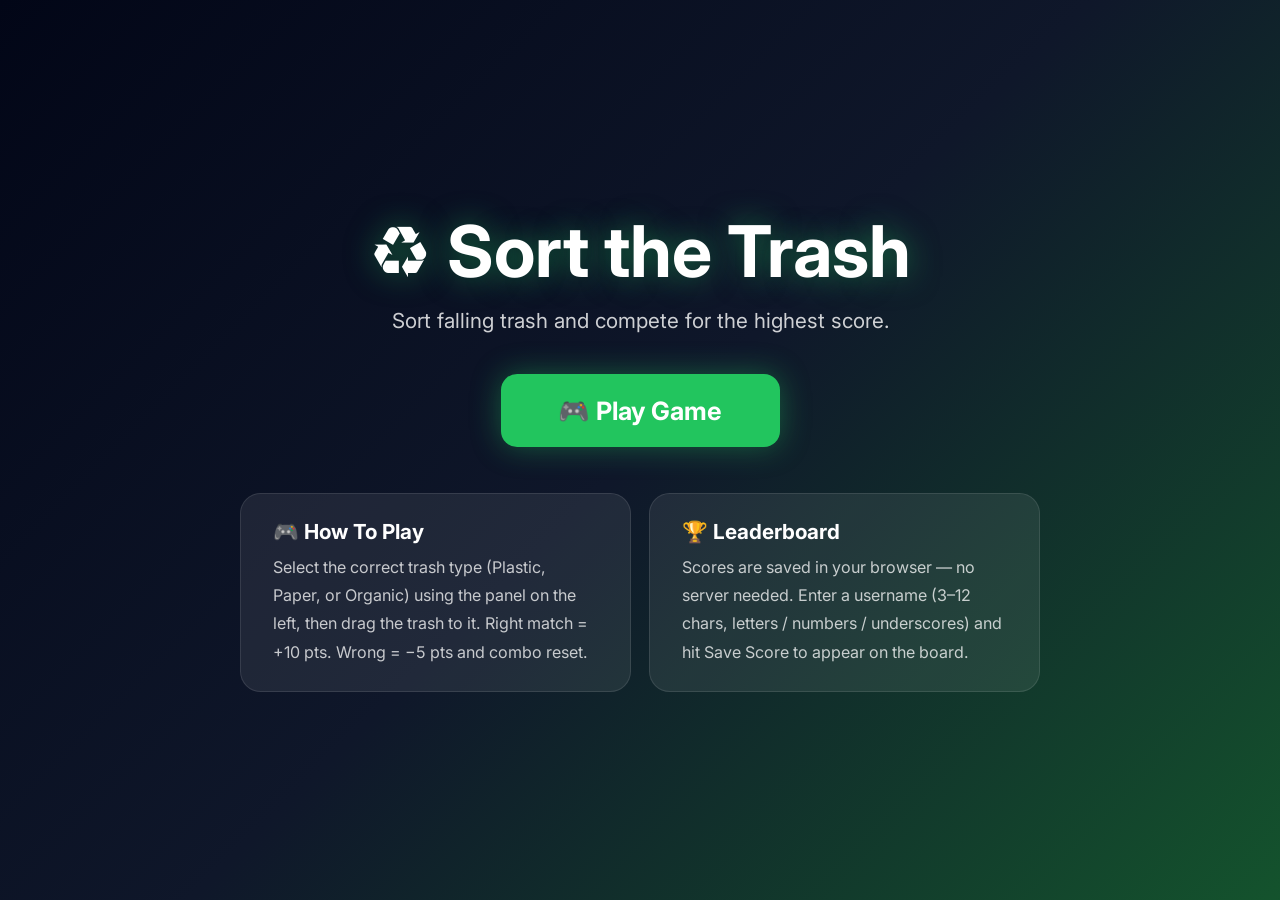
<file: index.html>
<!DOCTYPE html>
<html lang="en">
<head>
  <meta charset="UTF-8" />
  <meta name="viewport" content="width=device-width, initial-scale=1.0, maximum-scale=1" />
  <title>♻️ Sort the Trash</title>
  <meta name="description" content="Sort the Trash — sort falling trash and compete for the highest score. No server needed." />
  <meta name="robots" content="index, follow" />
  <meta property="og:title" content="Sort the Trash" />
  <meta property="og:description" content="Sort falling trash and compete for the highest score. No server needed." />
  <meta property="og:type" content="website" />
  <meta name="twitter:card" content="summary_large_image" />
  <meta name="twitter:title" content="Sort the Trash" />
  <meta name="twitter:description" content="Sort falling trash and compete for the highest score. No server needed." />
  <link rel="icon" type="image/svg+xml" href="./favicon.svg" />
  <link rel="preconnect" href="https://fonts.googleapis.com" />
  <link rel="preconnect" href="https://fonts.gstatic.com" crossorigin />
  <link href="https://fonts.googleapis.com/css2?family=Inter:wght@400;500;600;700&amp;display=swap" rel="stylesheet" />
  <link rel="stylesheet" href="css/style.css" />
</head>
<body class="landing-body">

  <div id="root">
    <div id="landing">
      <h1>♻️ Sort the Trash</h1>
      <p>Sort falling trash and compete for the highest score.</p>

      <a class="play-btn" href="pages/game.html">🎮 Play Game</a>

      <div class="info-cards">
        <div class="card">
          <h2>🎮 How To Play</h2>
          <p>
            Select the correct trash type (Plastic, Paper, or Organic) using
            the panel on the left, then drag the trash to it. Right match = +10 pts. Wrong = −5 pts
            and combo reset.
          </p>
        </div>
        <div class="card">
          <h2>🏆 Leaderboard</h2>
          <p>
            Scores are saved in your browser — no server needed. Enter a
            username (3–12 chars, letters / numbers / underscores) and hit
            Save Score to appear on the board.
          </p>
        </div>
      </div>
    </div>
  </div>

</body>
</html>
</file>
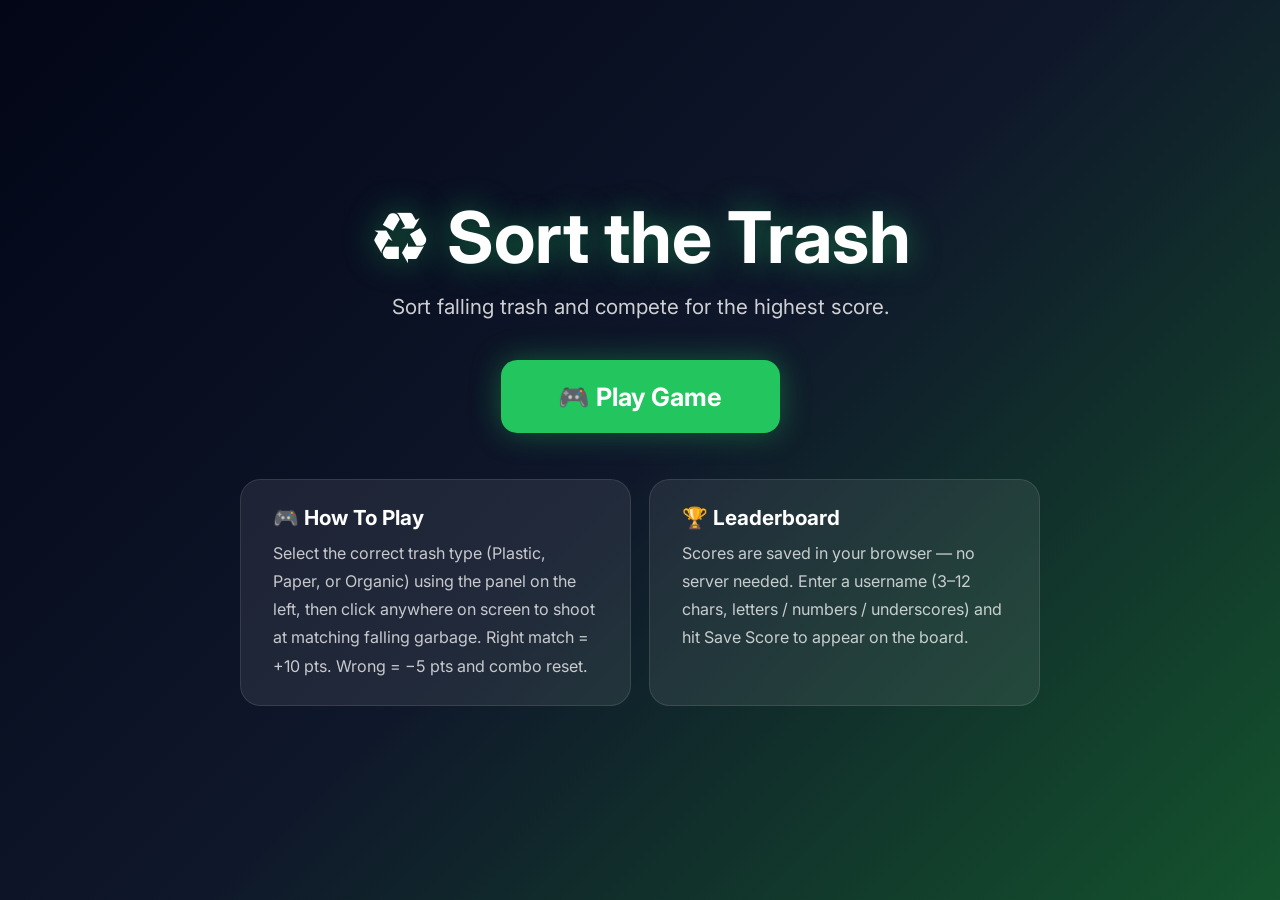
<file: docs/index.html>
<!DOCTYPE html>
<html lang="en">
<head>
  <meta charset="UTF-8" />
  <meta name="viewport" content="width=device-width, initial-scale=1.0, maximum-scale=1" />
  <title>♻️ Sort the Trash</title>
  <meta name="description" content="Sort the Trash — sort falling trash and compete for the highest score. No server needed." />
  <meta name="robots" content="index, follow" />
  <meta property="og:title" content="Sort the Trash" />
  <meta property="og:description" content="Sort falling trash and compete for the highest score. No server needed." />
  <meta property="og:type" content="website" />
  <meta name="twitter:card" content="summary_large_image" />
  <meta name="twitter:title" content="Sort the Trash" />
  <meta name="twitter:description" content="Sort falling trash and compete for the highest score. No server needed." />
  <link rel="icon" type="image/svg+xml" href="./favicon.svg" />
  <link rel="preconnect" href="https://fonts.googleapis.com" />
  <link rel="preconnect" href="https://fonts.gstatic.com" crossorigin />
  <link href="https://fonts.googleapis.com/css2?family=Inter:wght@400;500;600;700&amp;display=swap" rel="stylesheet" />
  <link rel="stylesheet" href="css/style.css" />
</head>
<body class="landing-body">

  <div id="root">
    <div id="landing">
      <h1>♻️ Sort the Trash</h1>
      <p>Sort falling trash and compete for the highest score.</p>

      <a class="play-btn" href="pages/game.html">🎮 Play Game</a>

      <div class="info-cards">
        <div class="card">
          <h2>🎮 How To Play</h2>
          <p>
            Select the correct trash type (Plastic, Paper, or Organic) using
            the panel on the left, then click anywhere on screen to shoot at
            matching falling garbage. Right match = +10 pts. Wrong = −5 pts
            and combo reset.
          </p>
        </div>
        <div class="card">
          <h2>🏆 Leaderboard</h2>
          <p>
            Scores are saved in your browser — no server needed. Enter a
            username (3–12 chars, letters / numbers / underscores) and hit
            Save Score to appear on the board.
          </p>
        </div>
      </div>
    </div>
  </div>

</body>
</html>
</file>
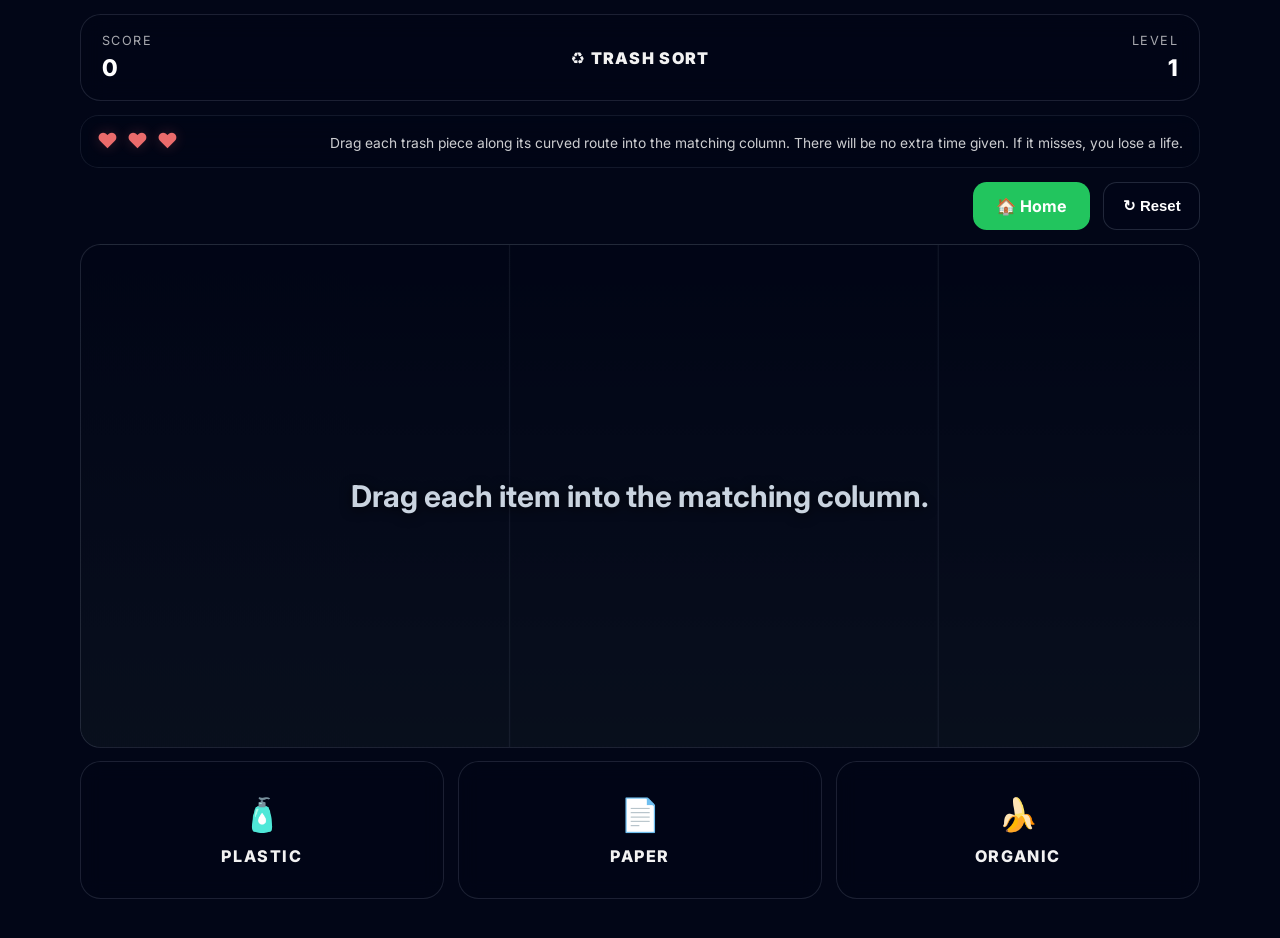
<file: game.html>
<!DOCTYPE html>
<html lang="en">
  <head>
    <meta charset="UTF-8" />
    <meta name="viewport" content="width=device-width, initial-scale=1.0" />
    <title>♻️ Sort the Trash — Play</title>
    <meta http-equiv="refresh" content="0; url=pages/game.html" />
    <link rel="stylesheet" href="css/style.css" />
  </head>
  <body class="landing-body">
    <p style="padding:24px">
      Redirecting to <a href="pages/game.html">pages/game.html</a>…
    </p>
  </body>
</html>
</file>
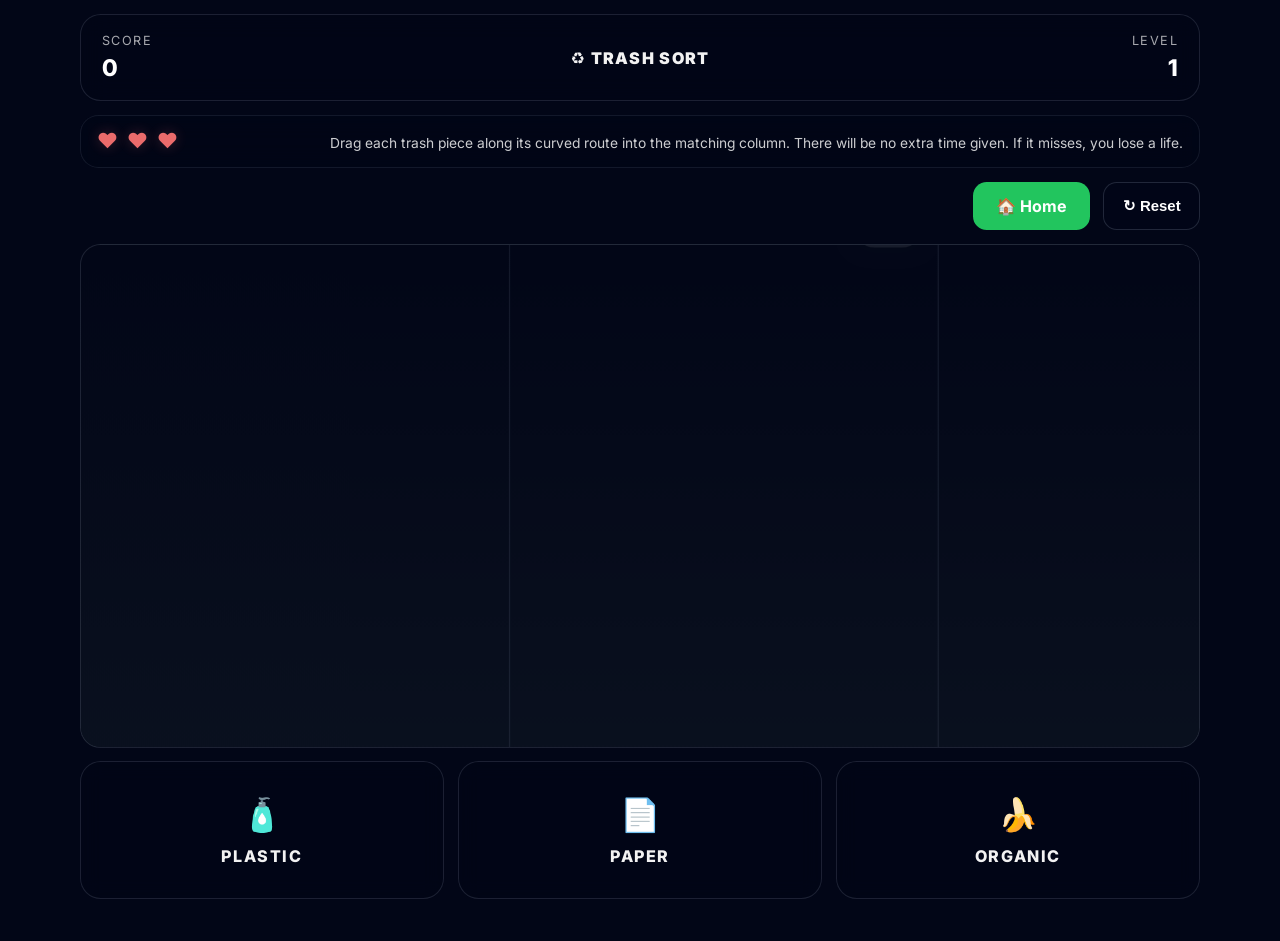
<file: pages/game.html>
<!DOCTYPE html>
<html lang="en">
<head>
  <meta charset="UTF-8" />
  <meta name="viewport" content="width=device-width, initial-scale=1.0, maximum-scale=1" />
  <title>♻️ Sort the Trash — Play</title>
  <meta name="description" content="Trash Sort — drag each item along its curved path into the matching column." />
  <meta name="robots" content="index, follow" />
  <meta property="og:title" content="Sort the Trash — Play" />
  <meta property="og:description" content="Drag each item along its curved path into the matching column." />
  <meta property="og:type" content="website" />
  <meta name="twitter:card" content="summary_large_image" />
  <meta name="twitter:title" content="Sort the Trash — Play" />
  <meta name="twitter:description" content="Drag each item along its curved path into the matching column." />
  <link rel="icon" type="image/svg+xml" href="../favicon.svg" />
  <link rel="preconnect" href="https://fonts.googleapis.com" />
  <link rel="preconnect" href="https://fonts.gstatic.com" crossorigin />
  <link href="https://fonts.googleapis.com/css2?family=Inter:wght@400;500;600;700&display=swap" rel="stylesheet" />
  <link rel="stylesheet" href="../css/style.css" />
</head>
<body class="game-body">

  <div id="root">
    <div class="game-root">
      <div class="game-container">
        <div class="hud">
          <div class="hud-item">
            <span class="hud-label">SCORE</span>
            <span class="hud-value" id="score"><span id="score-value">0</span></span>
          </div>
          <div class="hud-title">♻️ TRASH SORT</div>
          <div class="hud-item">
            <span class="hud-label">LEVEL</span>
            <span class="hud-value" id="level">1</span>
          </div>
        </div>

        <div class="sub-hud">
          <div class="lives-row" aria-label="Lives">
            <span class="life-heart life-active" id="life-1">♥</span>
            <span class="life-heart life-active" id="life-2">♥</span>
            <span class="life-heart life-active" id="life-3">♥</span>
          </div>
          <div class="sub-right">
            <span class="aim-row">Drag each trash piece along its curved route into the matching column. There will be no extra time given. If it misses, you lose a life.</span>
          </div>
        </div>

        <div class="action-row">
          <a class="home-btn" href="../index.html">🏠 Home</a>
          <button class="reset-btn" id="reset-btn" type="button" title="Reset">↻ Reset</button>
        </div>

        <div class="game-stage">
          <div id="feedback"></div>
          <canvas id="game" width="900" height="530" class="game-canvas" style="transform: scale(1.15); transform-origin: top left;"></canvas>
        </div>

        <div class="bins">
          <div class="bin bin-plastic" data-bin="plastic">
            <div class="bin-emoji">🧴</div>
            <div class="bin-label">PLASTIC</div>
          </div>
          <div class="bin bin-paper" data-bin="paper">
            <div class="bin-emoji">📄</div>
            <div class="bin-label">PAPER</div>
          </div>
          <div class="bin bin-organic" data-bin="organic">
            <div class="bin-emoji">🍌</div>
            <div class="bin-label">ORGANIC</div>
          </div>
        </div>
      </div>
    </div>
  </div>

  <script src="../js/game.js"></script>
  <script>
    const scoreElement = document.getElementById('score-value');
    if (scoreElement) {
      let lastScore = Number.parseInt(scoreElement.textContent, 10) || 0;
      const observer = new MutationObserver(() => {
        const currentScore = Number.parseInt(scoreElement.textContent, 10);
        if (!Number.isFinite(currentScore)) {
          return;
        }
        if (currentScore > lastScore) {
          const delta = currentScore - lastScore;
          if (delta === 1) {
            const adjustedScore = lastScore + 5;
            scoreElement.textContent = adjustedScore;
            lastScore = adjustedScore;
          } else {
            lastScore = currentScore;
          }
        } else {
          lastScore = currentScore;
        }
      });
      observer.observe(scoreElement, { characterData: true, childList: true, subtree: true });
    }
  </script>
</body>
</html>
</file>
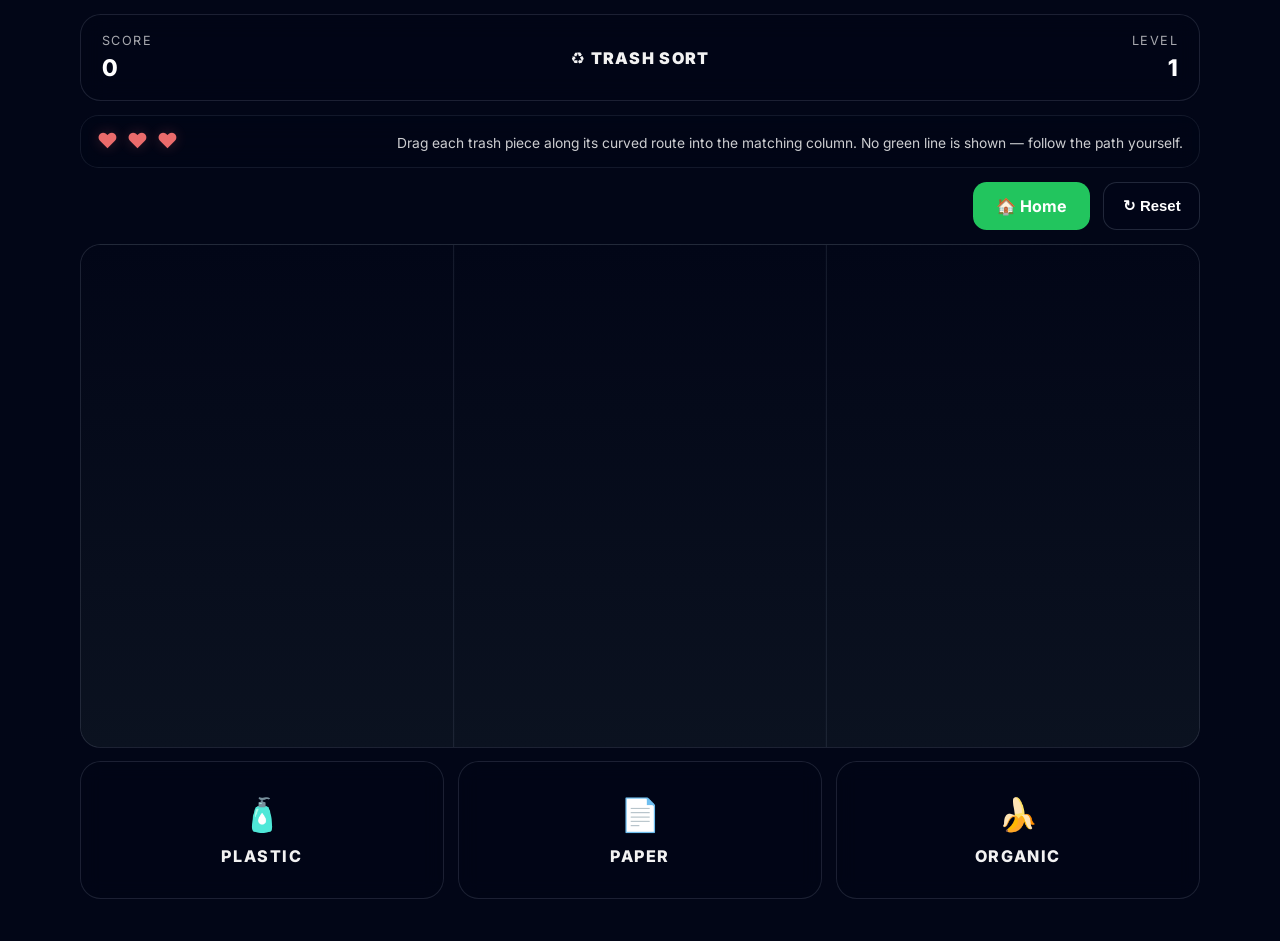
<file: docs/pages/game.html>
<!DOCTYPE html>
<html lang="en">
<head>
  <meta charset="UTF-8" />
  <meta name="viewport" content="width=device-width, initial-scale=1.0, maximum-scale=1" />
  <title>♻️ Sort the Trash — Play</title>
  <meta name="description" content="Trash Sort — drag each item along its curved path into the matching column." />
  <meta name="robots" content="index, follow" />
  <meta property="og:title" content="Sort the Trash — Play" />
  <meta property="og:description" content="Drag each item along its curved path into the matching column." />
  <meta property="og:type" content="website" />
  <meta name="twitter:card" content="summary_large_image" />
  <meta name="twitter:title" content="Sort the Trash — Play" />
  <meta name="twitter:description" content="Drag each item along its curved path into the matching column." />
  <link rel="icon" type="image/svg+xml" href="../favicon.svg" />
  <link rel="preconnect" href="https://fonts.googleapis.com" />
  <link rel="preconnect" href="https://fonts.gstatic.com" crossorigin />
  <link href="https://fonts.googleapis.com/css2?family=Inter:wght@400;500;600;700&display=swap" rel="stylesheet" />
  <link rel="stylesheet" href="../css/style.css" />
</head>
<body class="game-body">

  <div id="root">
    <div class="game-root">
      <div class="game-container">
        <div class="hud">
          <div class="hud-item">
            <span class="hud-label">SCORE</span>
            <span class="hud-value" id="score">0</span>
          </div>
          <div class="hud-title">♻️ TRASH SORT</div>
          <div class="hud-item">
            <span class="hud-label">LEVEL</span>
            <span class="hud-value" id="level">1</span>
          </div>
        </div>

        <div class="sub-hud">
          <div class="lives-row" aria-label="Lives">
            <span class="life-heart life-active" id="life-1">♥</span>
            <span class="life-heart life-active" id="life-2">♥</span>
            <span class="life-heart life-active" id="life-3">♥</span>
          </div>
          <div class="sub-right">
            <span class="aim-row">Drag each trash piece along its curved route into the matching column. No green line is shown — follow the path yourself.</span>
          </div>
        </div>

        <div class="action-row">
          <a class="home-btn" href="../index.html">🏠 Home</a>
          <button class="reset-btn" id="reset-btn" type="button" title="Reset">↻ Reset</button>
        </div>

        <div class="game-stage">
          <div id="feedback"></div>
          <canvas id="game" width="900" height="530" class="game-canvas"></canvas>
        </div>

        <div class="bins">
          <div class="bin bin-plastic" data-bin="plastic">
            <div class="bin-emoji">🧴</div>
            <div class="bin-label">PLASTIC</div>
          </div>
          <div class="bin bin-paper" data-bin="paper">
            <div class="bin-emoji">📄</div>
            <div class="bin-label">PAPER</div>
          </div>
          <div class="bin bin-organic" data-bin="organic">
            <div class="bin-emoji">🍌</div>
            <div class="bin-label">ORGANIC</div>
          </div>
        </div>
      </div>
    </div>
  </div>

  <script src="../js/game.js"></script>
</body>
</html>
</file>
<file: css/style.css>
/* ── Reset ──────────────────────────────────────────────────────── */
*, *::before, *::after {
  margin: 0; padding: 0; box-sizing: border-box;
}

:root {
  --ui-scale: 1.15;
}

body {
  font-family: Inter, system-ui, -apple-system, Segoe UI, Roboto, Arial, sans-serif;
  color: white;
  overflow: hidden;
  height: 100vh;
  font-size: calc(16px * var(--ui-scale));
}

#root {
  min-height: 100vh;
}

.game-root {
  position: relative;
  min-height: 100vh;
}

.game-container {
  position: relative;
  min-height: 100vh;
}

.landing-body {
  background: linear-gradient(135deg, #020617, #0f172a, #14532d);
  overflow-y: auto;
}

#landing {
  display: flex;
  flex-direction: column;
  align-items: center;
  justify-content: center;
  min-height: 100vh;
  text-align: center;
  padding: calc(40px * var(--ui-scale)) calc(20px * var(--ui-scale));
}

#landing h1 {
  font-size: clamp(calc(30px * var(--ui-scale)), 6vw, calc(62px * var(--ui-scale)));
  margin-bottom: calc(12px * var(--ui-scale));
  text-shadow: 0 0 30px rgba(34, 197, 94, 0.5);
}

#landing > p {
  font-size: calc(18px * var(--ui-scale));
  opacity: 0.8;
  margin-bottom: calc(36px * var(--ui-scale));
}

.play-btn {
  display: inline-block;
  padding: calc(18px * var(--ui-scale)) calc(50px * var(--ui-scale));
  background: #22c55e;
  color: white;
  text-decoration: none;
  border-radius: calc(14px * var(--ui-scale));
  font-size: calc(22px * var(--ui-scale));
  font-weight: bold;
  transition: background 0.2s, transform 0.1s;
  box-shadow: 0 0 30px rgba(34, 197, 94, 0.4);
}

.play-btn:hover  { background: #16a34a; transform: scale(1.05); }
.play-btn:active { transform: scale(0.97); }

.info-cards {
  display: flex;
  flex-wrap: wrap;
  gap: calc(16px * var(--ui-scale));
  justify-content: center;
  max-width: 960px;
  margin-top: calc(40px * var(--ui-scale));
}

.card {
  background: rgba(255, 255, 255, 0.08);
  border: 1px solid rgba(255, 255, 255, 0.1);
  padding: calc(22px * var(--ui-scale)) calc(28px * var(--ui-scale));
  border-radius: calc(18px * var(--ui-scale));
  max-width: calc(340px * var(--ui-scale));
  text-align: left;
}

.card h2 { font-size: calc(18px * var(--ui-scale)); margin-bottom: calc(8px * var(--ui-scale)); }
.card p  { font-size: calc(14px * var(--ui-scale)); opacity: 0.75; line-height: 1.75; }

.game-body {
  background: #020617;
  overflow-x: hidden;
  overflow-y: auto;
}

.game-root {
  padding: calc(12px * var(--ui-scale));
}

.game-container {
  min-height: calc(100vh - 24px);
  display: flex;
  flex-direction: column;
  gap: calc(12px * var(--ui-scale));
  padding-bottom: calc(24px * var(--ui-scale));
}

.hud {
  position: static;
  width: min(1120px, 100%);
  margin: 0 auto;
  display: grid;
  grid-template-columns: 1fr auto 1fr;
  align-items: center;
  gap: calc(16px * var(--ui-scale));
  padding: calc(16px * var(--ui-scale)) calc(18px * var(--ui-scale));
  border-radius: calc(18px * var(--ui-scale));
  background: rgba(2, 6, 23, 0.55);
  border: 1px solid rgba(148, 163, 184, 0.18);
  backdrop-filter: blur(12px);
  z-index: 20;
}

.hud-item {
  display: flex;
  flex-direction: column;
  gap: calc(5px * var(--ui-scale));
}

.hud-item:last-child {
  align-items: flex-end;
}

.hud-label {
  font-size: calc(11px * var(--ui-scale));
  letter-spacing: 0.12em;
  text-transform: uppercase;
  opacity: 0.65;
}

.hud-value {
  font-size: calc(20px * var(--ui-scale));
  font-weight: 800;
}

.hud-title {
  font-weight: 900;
  letter-spacing: 0.08em;
  text-transform: uppercase;
  font-size: calc(14px * var(--ui-scale));
  opacity: 0.95;
  white-space: nowrap;
}

.sub-hud {
  position: static;
  width: min(1120px, 100%);
  margin: 0 auto;
  display: flex;
  align-items: center;
  justify-content: space-between;
  gap: calc(12px * var(--ui-scale));
  z-index: 20;
  padding: calc(12px * var(--ui-scale)) calc(14px * var(--ui-scale));
  border-radius: calc(16px * var(--ui-scale));
  background: rgba(2, 6, 23, 0.38);
  border: 1px solid rgba(148, 163, 184, 0.12);
  backdrop-filter: blur(12px);
}

.lives-row {
  display: flex;
  gap: calc(8px * var(--ui-scale));
  align-items: center;
}

.life-heart {
  font-size: calc(18px * var(--ui-scale));
  line-height: 1;
  opacity: 0.75;
}

.life-active { color: #f87171; opacity: 0.95; text-shadow: 0 0 14px rgba(248, 113, 113, 0.25); }
.life-lost { color: rgba(148, 163, 184, 0.4); opacity: 0.45; }

.aim-row {
  font-size: calc(12px * var(--ui-scale));
  opacity: 0.8;
  text-align: right;
  max-width: 32rem;
  line-height: 1.5;
}

.action-row {
  width: min(1120px, 100%);
  margin: 0 auto;
  display: flex;
  justify-content: flex-end;
  gap: calc(12px * var(--ui-scale));
}

.game-stage {
  position: relative;
  width: min(1120px, 100%);
  margin: 0 auto;
  min-height: min(56vh, 620px);
  border-radius: calc(18px * var(--ui-scale));
  background: linear-gradient(180deg, rgba(2, 6, 23, 0.98), rgba(10, 16, 30, 0.94));
  border: 1px solid rgba(148, 163, 184, 0.18);
  overflow: hidden;
}

.game-canvas {
  display: block;
  position: absolute;
  inset: 0;
  width: 100%;
  height: 100%;
  border-radius: inherit;
}

#feedback {
  position: absolute;
  left: 50%;
  top: 50%;
  transform: translate(-50%, -50%);
  font-size: calc(26px * var(--ui-scale));
  font-weight: bold;
  pointer-events: none;
  z-index: 20;
  opacity: 0;
  transition: opacity 0.2s;
  text-shadow: 0 2px 12px rgba(0, 0, 0, 0.8);
  white-space: nowrap;
}

.home-btn {
  background: #22c55e;
  padding: calc(12px * var(--ui-scale)) calc(20px * var(--ui-scale));
  border-radius: calc(12px * var(--ui-scale));
  color: white;
  text-decoration: none;
  font-weight: bold;
  font-size: calc(14px * var(--ui-scale));
  z-index: 10;
  transition: background 0.2s, transform 0.1s;
}

.home-btn:hover  { background: #16a34a; transform: scale(1.04); }
.home-btn:active { transform: scale(0.97); }

.reset-btn {
  background: rgba(2, 6, 23, 0.65);
  padding: calc(12px * var(--ui-scale)) calc(16px * var(--ui-scale));
  border-radius: calc(12px * var(--ui-scale));
  color: white;
  border: 1px solid rgba(148, 163, 184, 0.22);
  font-weight: 800;
  font-size: calc(13px * var(--ui-scale));
  z-index: 21;
  transition: background 0.2s, transform 0.1s, border-color 0.2s;
}

.reset-btn:hover  { background: rgba(15, 23, 42, 0.75); border-color: rgba(34, 197, 94, 0.45); transform: scale(1.04); }
.reset-btn:active { transform: scale(0.97); }

.bins {
  position: static;
  width: min(1120px, 100%);
  margin: 0 auto;
  display: grid;
  grid-template-columns: repeat(3, minmax(0, 1fr));
  gap: calc(12px * var(--ui-scale));
  z-index: 20;
}

.bin {
  user-select: none;
  border-radius: calc(18px * var(--ui-scale));
  padding: calc(16px * var(--ui-scale)) calc(18px * var(--ui-scale));
  min-height: calc(120px * var(--ui-scale));
  background: rgba(2, 6, 23, 0.55);
  border: 1px solid rgba(148, 163, 184, 0.18);
  backdrop-filter: blur(10px);
  display: flex;
  flex-direction: column;
  align-items: center;
  justify-content: center;
  gap: calc(10px * var(--ui-scale));
  transition: transform 0.12s ease, border-color 0.12s ease, background 0.12s ease;
}

.bin:hover {
  transform: translateY(-2px);
  border-color: rgba(34, 197, 94, 0.45);
  background: rgba(15, 23, 42, 0.55);
}

.bin-emoji { font-size: calc(28px * var(--ui-scale)); }
.bin-label { font-weight: 800; letter-spacing: 0.10em; font-size: calc(14px * var(--ui-scale)); opacity: 0.95; }

@media (max-width: 900px) {
  .hud {
    grid-template-columns: 1fr;
    text-align: center;
  }

  .hud-item:last-child {
    align-items: center;
  }

  .sub-hud {
    flex-direction: column;
    align-items: center;
  }

  .aim-row {
    text-align: center;
    max-width: 100%;
  }

  .action-row {
    justify-content: center;
  }

  .game-stage {
    min-height: min(46vh, 520px);
  }

  .bins {
    grid-template-columns: 1fr;
  }

  .bin {
    min-height: calc(110px * var(--ui-scale));
  }
}

button {
  transition: all .2s ease;
  cursor: pointer;
}

button:hover {
  transform: scale(1.05);
}

.game-canvas {
  animation: fadeIn .5s ease;
}

@keyframes fadeIn {
  from { opacity: 0; }
  to { opacity: 1; }
}
</file>
<file: docs/css/style.css>
/* ── Reset ──────────────────────────────────────────────────────── */
*, *::before, *::after {
  margin: 0; padding: 0; box-sizing: border-box;
}

:root {
  --ui-scale: 1.15;
}

body {
  font-family: Inter, system-ui, -apple-system, Segoe UI, Roboto, Arial, sans-serif;
  color: white;
  overflow: hidden;
  height: 100vh;
  font-size: calc(16px * var(--ui-scale));
}

#root {
  min-height: 100vh;
}

.game-root {
  position: relative;
  min-height: 100vh;
}

.game-container {
  position: relative;
  min-height: 100vh;
}

.landing-body {
  background: linear-gradient(135deg, #020617, #0f172a, #14532d);
  overflow-y: auto;
}

#landing {
  display: flex;
  flex-direction: column;
  align-items: center;
  justify-content: center;
  min-height: 100vh;
  text-align: center;
  padding: calc(40px * var(--ui-scale)) calc(20px * var(--ui-scale));
}

#landing h1 {
  font-size: clamp(calc(30px * var(--ui-scale)), 6vw, calc(62px * var(--ui-scale)));
  margin-bottom: calc(12px * var(--ui-scale));
  text-shadow: 0 0 30px rgba(34, 197, 94, 0.5);
}

#landing > p {
  font-size: calc(18px * var(--ui-scale));
  opacity: 0.8;
  margin-bottom: calc(36px * var(--ui-scale));
}

.play-btn {
  display: inline-block;
  padding: calc(18px * var(--ui-scale)) calc(50px * var(--ui-scale));
  background: #22c55e;
  color: white;
  text-decoration: none;
  border-radius: calc(14px * var(--ui-scale));
  font-size: calc(22px * var(--ui-scale));
  font-weight: bold;
  transition: background 0.2s, transform 0.1s;
  box-shadow: 0 0 30px rgba(34, 197, 94, 0.4);
}

.play-btn:hover  { background: #16a34a; transform: scale(1.05); }
.play-btn:active { transform: scale(0.97); }

.info-cards {
  display: flex;
  flex-wrap: wrap;
  gap: calc(16px * var(--ui-scale));
  justify-content: center;
  max-width: 960px;
  margin-top: calc(40px * var(--ui-scale));
}

.card {
  background: rgba(255, 255, 255, 0.08);
  border: 1px solid rgba(255, 255, 255, 0.1);
  padding: calc(22px * var(--ui-scale)) calc(28px * var(--ui-scale));
  border-radius: calc(18px * var(--ui-scale));
  max-width: calc(340px * var(--ui-scale));
  text-align: left;
}

.card h2 { font-size: calc(18px * var(--ui-scale)); margin-bottom: calc(8px * var(--ui-scale)); }
.card p  { font-size: calc(14px * var(--ui-scale)); opacity: 0.75; line-height: 1.75; }

.game-body {
  background: #020617;
  overflow-x: hidden;
  overflow-y: auto;
}

.game-root {
  padding: calc(12px * var(--ui-scale));
}

.game-container {
  min-height: calc(100vh - 24px);
  display: flex;
  flex-direction: column;
  gap: calc(12px * var(--ui-scale));
  padding-bottom: calc(24px * var(--ui-scale));
}

.hud {
  position: static;
  width: min(1120px, 100%);
  margin: 0 auto;
  display: grid;
  grid-template-columns: 1fr auto 1fr;
  align-items: center;
  gap: calc(16px * var(--ui-scale));
  padding: calc(16px * var(--ui-scale)) calc(18px * var(--ui-scale));
  border-radius: calc(18px * var(--ui-scale));
  background: rgba(2, 6, 23, 0.55);
  border: 1px solid rgba(148, 163, 184, 0.18);
  backdrop-filter: blur(12px);
  z-index: 20;
}

.hud-item {
  display: flex;
  flex-direction: column;
  gap: calc(5px * var(--ui-scale));
}

.hud-item:last-child {
  align-items: flex-end;
}

.hud-label {
  font-size: calc(11px * var(--ui-scale));
  letter-spacing: 0.12em;
  text-transform: uppercase;
  opacity: 0.65;
}

.hud-value {
  font-size: calc(20px * var(--ui-scale));
  font-weight: 800;
}

.hud-title {
  font-weight: 900;
  letter-spacing: 0.08em;
  text-transform: uppercase;
  font-size: calc(14px * var(--ui-scale));
  opacity: 0.95;
  white-space: nowrap;
}

.sub-hud {
  position: static;
  width: min(1120px, 100%);
  margin: 0 auto;
  display: flex;
  align-items: center;
  justify-content: space-between;
  gap: calc(12px * var(--ui-scale));
  z-index: 20;
  padding: calc(12px * var(--ui-scale)) calc(14px * var(--ui-scale));
  border-radius: calc(16px * var(--ui-scale));
  background: rgba(2, 6, 23, 0.38);
  border: 1px solid rgba(148, 163, 184, 0.12);
  backdrop-filter: blur(12px);
}

.lives-row {
  display: flex;
  gap: calc(8px * var(--ui-scale));
  align-items: center;
}

.life-heart {
  font-size: calc(18px * var(--ui-scale));
  line-height: 1;
  opacity: 0.75;
}

.life-active { color: #f87171; opacity: 0.95; text-shadow: 0 0 14px rgba(248, 113, 113, 0.25); }
.life-lost { color: rgba(148, 163, 184, 0.4); opacity: 0.45; }

.aim-row {
  font-size: calc(12px * var(--ui-scale));
  opacity: 0.8;
  text-align: right;
  max-width: 32rem;
  line-height: 1.5;
}

.action-row {
  width: min(1120px, 100%);
  margin: 0 auto;
  display: flex;
  justify-content: flex-end;
  gap: calc(12px * var(--ui-scale));
}

.game-stage {
  position: relative;
  width: min(1120px, 100%);
  margin: 0 auto;
  min-height: min(56vh, 620px);
  border-radius: calc(18px * var(--ui-scale));
  background: linear-gradient(180deg, rgba(2, 6, 23, 0.98), rgba(10, 16, 30, 0.94));
  border: 1px solid rgba(148, 163, 184, 0.18);
  overflow: hidden;
}

.game-canvas {
  display: block;
  position: absolute;
  inset: 0;
  width: 100%;
  height: 100%;
  border-radius: inherit;
}

#feedback {
  position: absolute;
  left: 50%;
  top: 50%;
  transform: translate(-50%, -50%);
  font-size: calc(26px * var(--ui-scale));
  font-weight: bold;
  pointer-events: none;
  z-index: 20;
  opacity: 0;
  transition: opacity 0.2s;
  text-shadow: 0 2px 12px rgba(0, 0, 0, 0.8);
  white-space: nowrap;
}

.home-btn {
  background: #22c55e;
  padding: calc(12px * var(--ui-scale)) calc(20px * var(--ui-scale));
  border-radius: calc(12px * var(--ui-scale));
  color: white;
  text-decoration: none;
  font-weight: bold;
  font-size: calc(14px * var(--ui-scale));
  z-index: 10;
  transition: background 0.2s, transform 0.1s;
}

.home-btn:hover  { background: #16a34a; transform: scale(1.04); }
.home-btn:active { transform: scale(0.97); }

.reset-btn {
  background: rgba(2, 6, 23, 0.65);
  padding: calc(12px * var(--ui-scale)) calc(16px * var(--ui-scale));
  border-radius: calc(12px * var(--ui-scale));
  color: white;
  border: 1px solid rgba(148, 163, 184, 0.22);
  font-weight: 800;
  font-size: calc(13px * var(--ui-scale));
  z-index: 21;
  transition: background 0.2s, transform 0.1s, border-color 0.2s;
}

.reset-btn:hover  { background: rgba(15, 23, 42, 0.75); border-color: rgba(34, 197, 94, 0.45); transform: scale(1.04); }
.reset-btn:active { transform: scale(0.97); }

.bins {
  position: static;
  width: min(1120px, 100%);
  margin: 0 auto;
  display: grid;
  grid-template-columns: repeat(3, minmax(0, 1fr));
  gap: calc(12px * var(--ui-scale));
  z-index: 20;
}

.bin {
  user-select: none;
  border-radius: calc(18px * var(--ui-scale));
  padding: calc(16px * var(--ui-scale)) calc(18px * var(--ui-scale));
  min-height: calc(120px * var(--ui-scale));
  background: rgba(2, 6, 23, 0.55);
  border: 1px solid rgba(148, 163, 184, 0.18);
  backdrop-filter: blur(10px);
  display: flex;
  flex-direction: column;
  align-items: center;
  justify-content: center;
  gap: calc(10px * var(--ui-scale));
  transition: transform 0.12s ease, border-color 0.12s ease, background 0.12s ease;
}

.bin:hover {
  transform: translateY(-2px);
  border-color: rgba(34, 197, 94, 0.45);
  background: rgba(15, 23, 42, 0.55);
}

.bin-emoji { font-size: calc(28px * var(--ui-scale)); }
.bin-label { font-weight: 800; letter-spacing: 0.10em; font-size: calc(14px * var(--ui-scale)); opacity: 0.95; }

@media (max-width: 900px) {
  .hud {
    grid-template-columns: 1fr;
    text-align: center;
  }

  .hud-item:last-child {
    align-items: center;
  }

  .sub-hud {
    flex-direction: column;
    align-items: center;
  }

  .aim-row {
    text-align: center;
    max-width: 100%;
  }

  .action-row {
    justify-content: center;
  }

  .game-stage {
    min-height: min(46vh, 520px);
  }

  .bins {
    grid-template-columns: 1fr;
  }

  .bin {
    min-height: calc(110px * var(--ui-scale));
  }
}

button {
  transition: all .2s ease;
  cursor: pointer;
}

button:hover {
  transform: scale(1.05);
}

.game-canvas {
  animation: fadeIn .5s ease;
}

@keyframes fadeIn {
  from { opacity: 0; }
  to { opacity: 1; }
}
</file>
